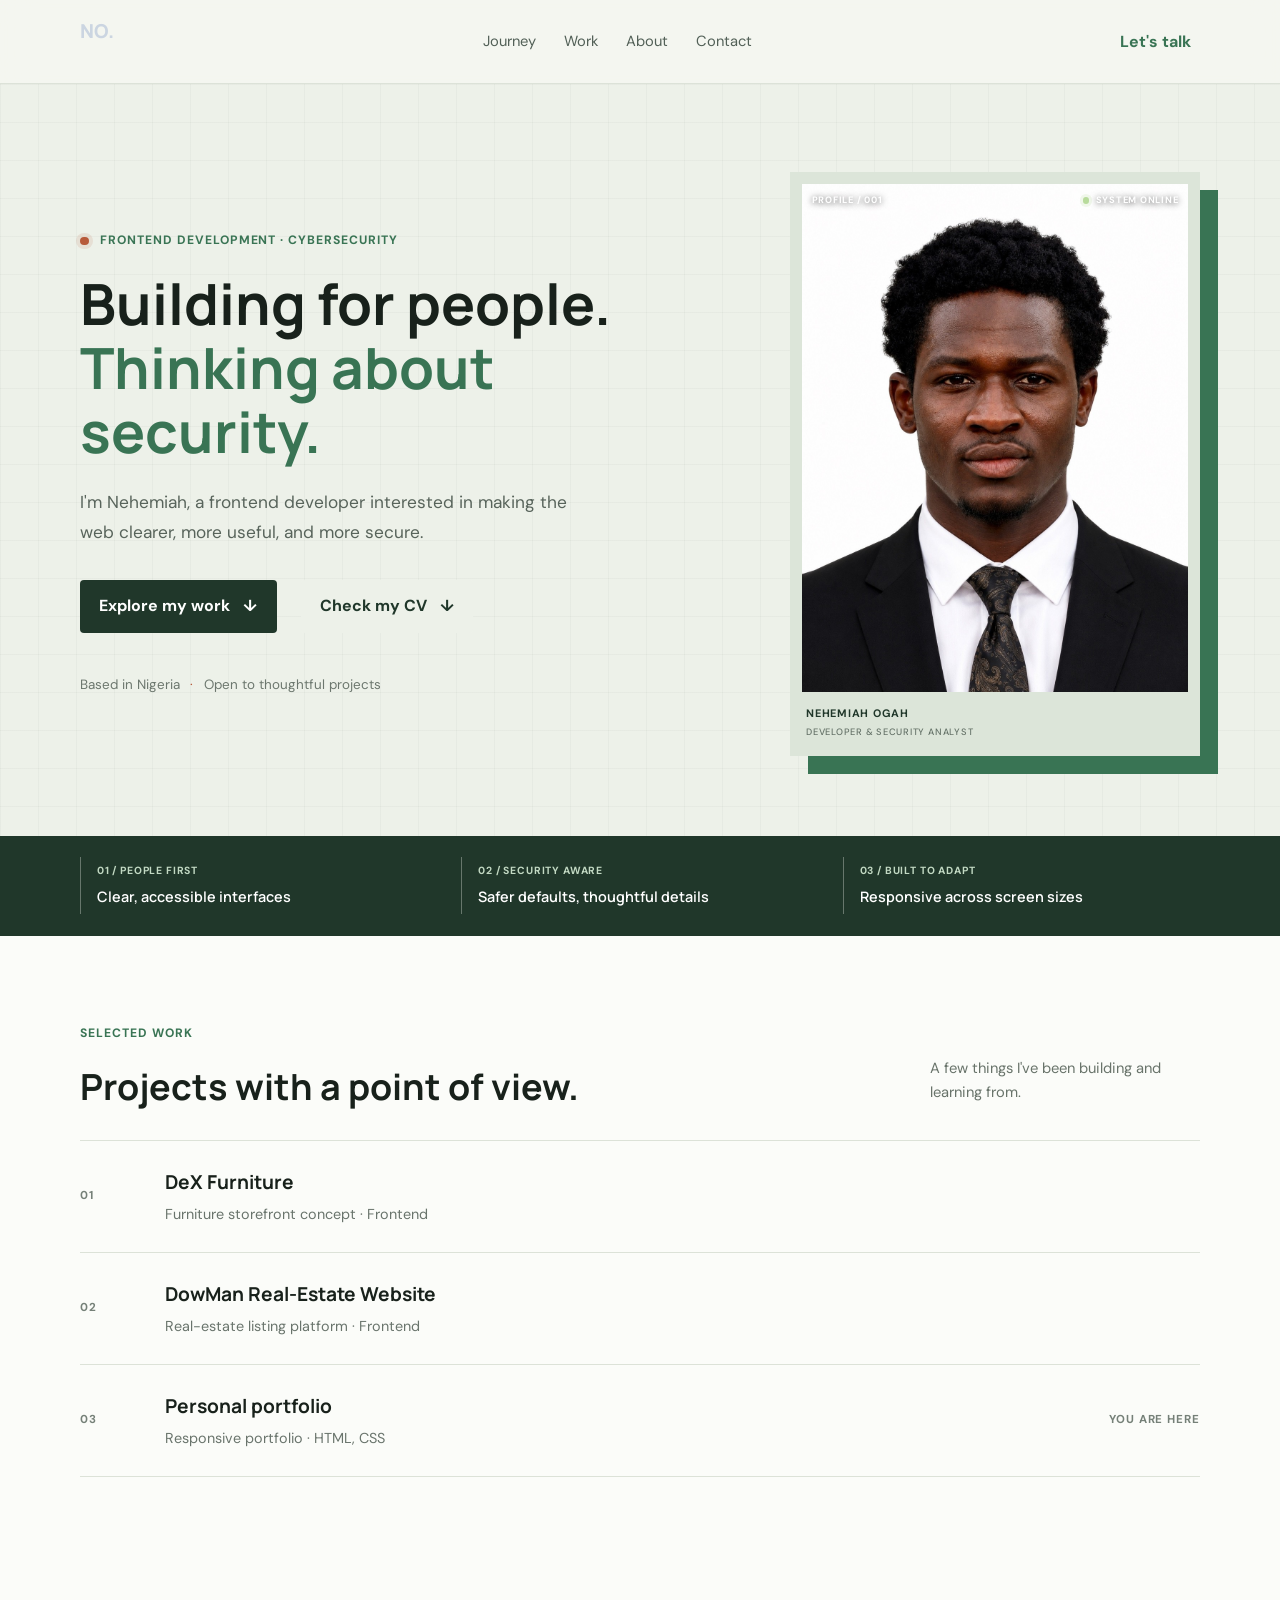
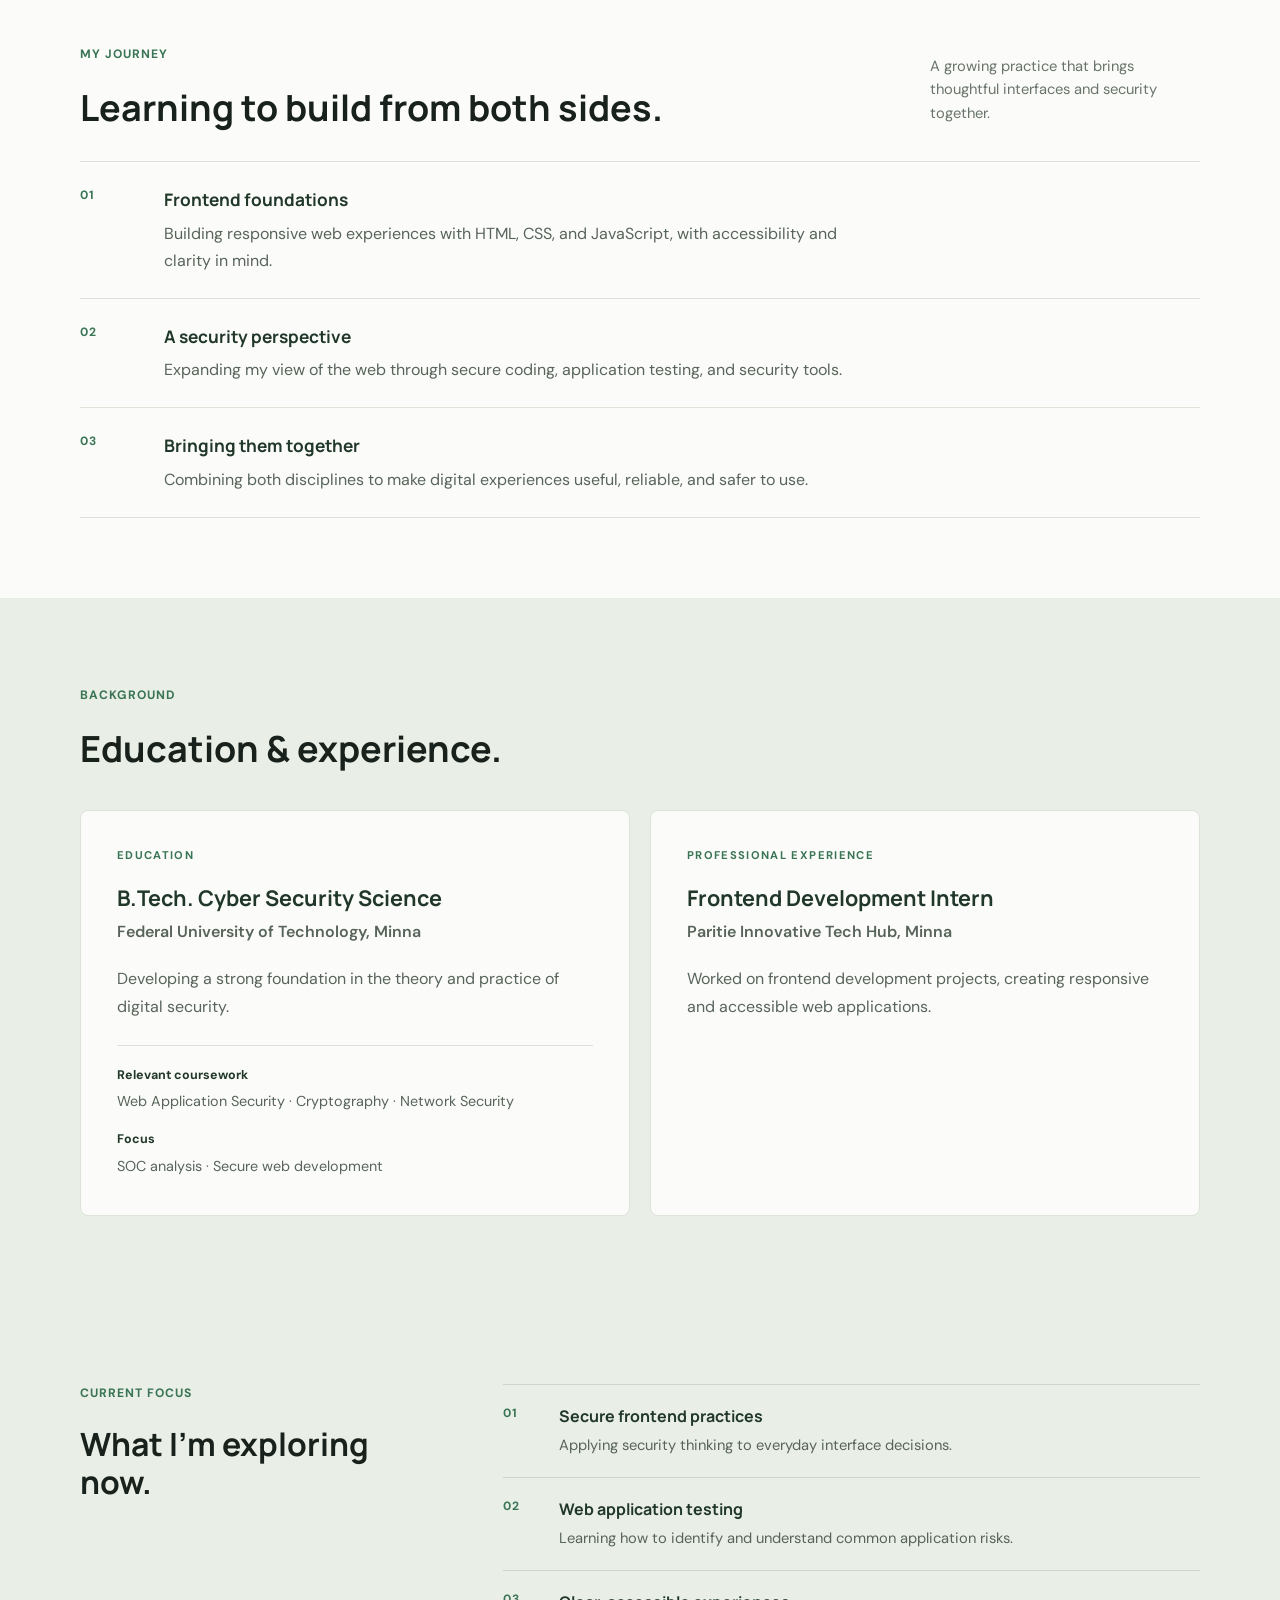
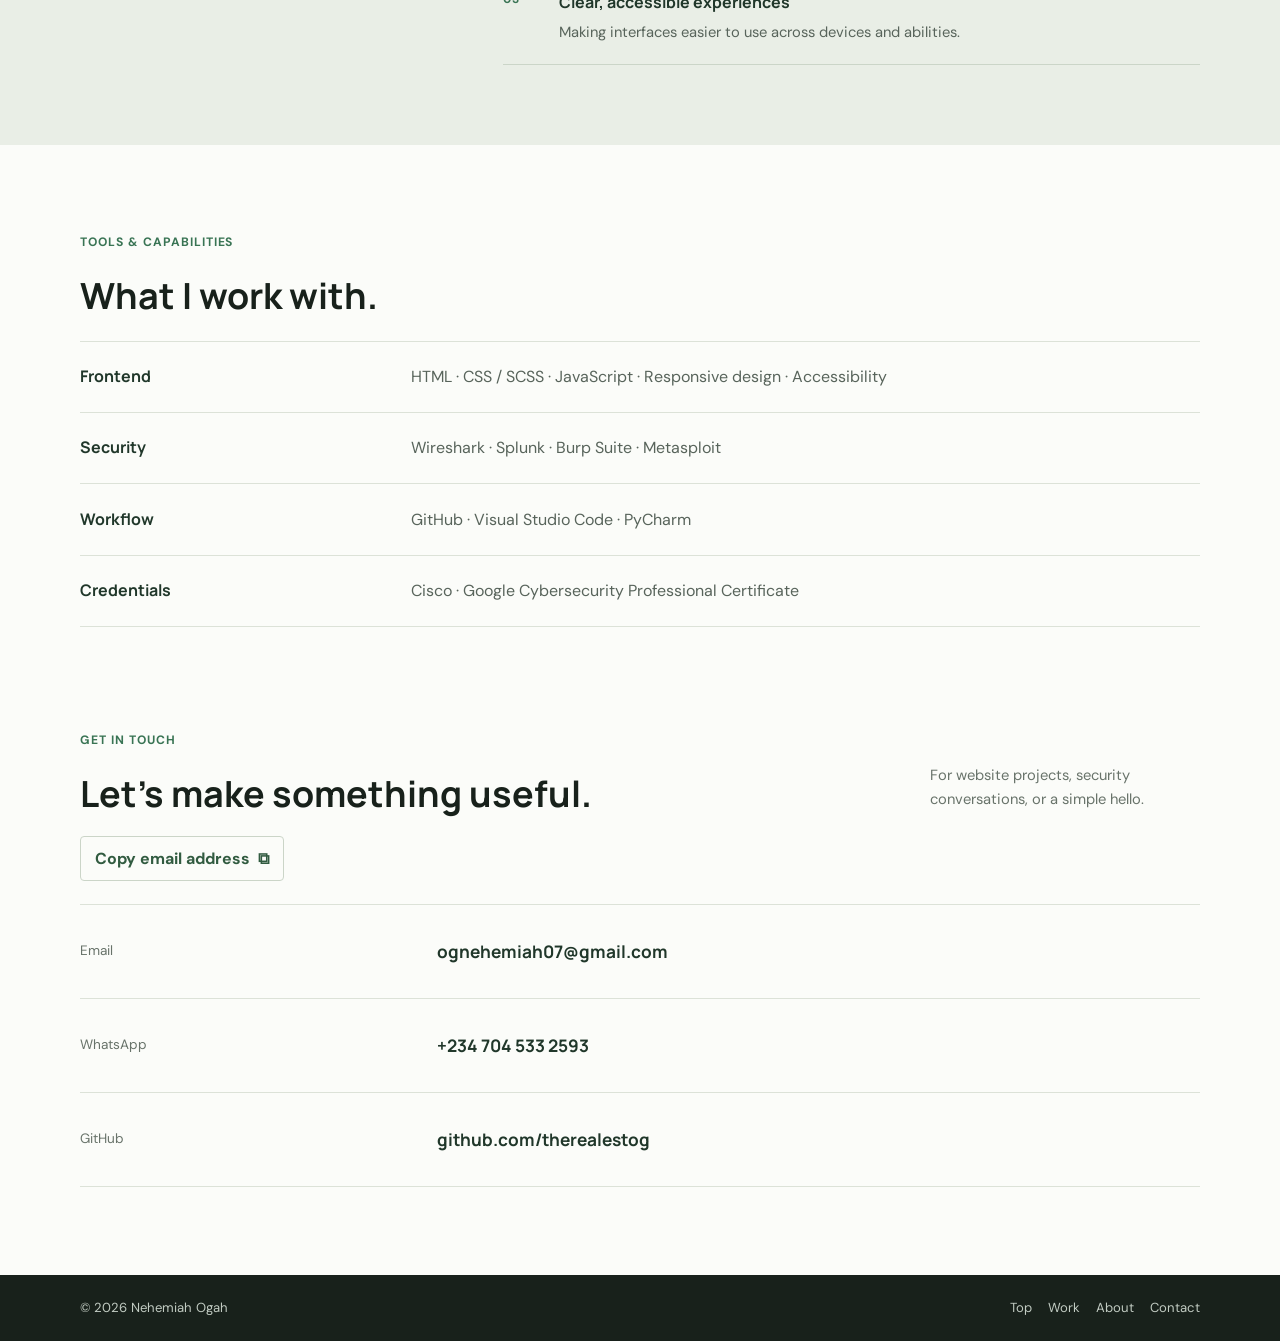
<file: index.html>
<!DOCTYPE html>
<html lang="en">
<head>
  <meta charset="UTF-8" />
  <meta name="viewport" content="width=device-width, initial-scale=1.0" />
  <meta name="theme-color" content="#f4f6f0" />
  <meta name="description" content="Nehemiah Ogah is a frontend developer with a focus on secure, thoughtful digital experiences." />
  <title>Nehemiah Ogah | Frontend Developer</title>
  <link rel="preconnect" href="https://fonts.googleapis.com" />
  <link rel="preconnect" href="https://fonts.gstatic.com" crossorigin />
  <link href="https://fonts.googleapis.com/css2?family=DM+Sans:wght@400;500;600;700&family=Manrope:wght@400;500;600;700;800&display=swap" rel="stylesheet" />
  <link rel="stylesheet" href="style.css" />
</head>
<body>
  <header class="site-header">
    <div class="topbar container">
      <a class="brand" href="#home" aria-label="Nehemiah Ogah, home"><p>NO.</p></a>
      <nav class="main-nav" aria-label="Main navigation">
        <a href="#journey">Journey</a>
        <a href="#work">Work</a>
        <a href="#about">About</a>
        <a href="#contact">Contact</a>
      </nav>
      <a class="header-cta" href="#contact">Let's talk <span aria-hidden="true"></span></a>
    </div>
  </header>

  <main>
    <section class="intro-section" id="home">
      <div class="container intro-grid">
        <div class="intro-copy">
          <p class="section-kicker"><span class="status-dot"></span> Frontend development · Cybersecurity</p>
          <h1>Building for people.<br /><span>Thinking about security.</span></h1>
          <p class="intro-summary">I'm Nehemiah, a frontend developer interested in making the web clearer, more useful, and more secure.</p>
          <div class="intro-actions">
            <a class="button button-dark" href="#work">Explore my work <span aria-hidden="true">↓</span></a>
            <a href="Ogah_Nehemiah_CV.pdf" target="_blank" class="button button-light">Check my CV <span aria-hidden="true">↓</span></a>
          </div>
          <p class="intro-location">Based in Nigeria <span aria-hidden="true">·</span> Open to thoughtful projects</p>
        </div>
        <figure class="portrait-frame">
          <img src="mainimage.jpg" alt="Portrait of Nehemiah Ogah" class="portrait-image" />
          <div class="portrait-readout" aria-hidden="true"><span>PROFILE / 001</span><span><i></i> SYSTEM ONLINE</span></div>
          <figcaption><span>NEHEMIAH OGAH</span><span>DEVELOPER &amp; SECURITY ANALYST</span></figcaption>
        </figure>
      </div>
    </section>

    <section class="principles-band" aria-label="Build principles">
      <div class="container principles-grid">
        <div class="principle-item"><span>01 / PEOPLE FIRST</span><strong>Clear, accessible interfaces</strong></div>
        <div class="principle-item"><span>02 / SECURITY AWARE</span><strong>Safer defaults, thoughtful details</strong></div>
        <div class="principle-item"><span>03 / BUILT TO ADAPT</span><strong>Responsive across screen sizes</strong></div>
      </div>
    </section>

    <section class="work-section" id="work">
      <div class="container">
        <div class="section-heading">
          <div>
            <p class="section-kicker">Selected work</p>
            <h2>Projects with a point of view.</h2>
          </div>
          <p class="section-aside">A few things I've been building and learning from.</p>
        </div>
        <div class="work-list">
          <a class="work-item" href="https://therealestog.github.io/dex-luxury-furniture/">
            <span class="work-number">01</span>
            <span class="work-description"><strong>DeX Furniture</strong><span>Furniture storefront concept · Frontend</span></span>
            <span class="work-arrow" aria-label="Open DeX Furniture project"></span>
          </a>
        </div>
          <a class="work-item" href="https://therealestog.github.io/DowMan-Properties/">
            <span class="work-number">02</span>
            <span class="work-description"><strong>DowMan Real-Estate Website</strong><span>Real-estate listing platform · Frontend</span></span>
            <span class="work-arrow" aria-label="Open DowMan Real-Estate Website project"></span>
          </a>
          <div class="work-item work-item-static">
            <span class="work-number">03</span>
            <span class="work-description"><strong>Personal portfolio</strong><span>Responsive portfolio · HTML, CSS</span></span>
            <span class="work-note">YOU ARE HERE</span>
          </div>
        </div>
      </div>
    </section>

    <section class="journey-section" id="journey" aria-labelledby="journey-title">
      <div class="container">
        <div class="section-heading">
          <div><p class="section-kicker">My Journey</p><h2 id="journey-title">Learning to build from both sides.</h2></div>
          <p class="section-aside">A growing practice that brings thoughtful interfaces and security together.</p>
        </div>
        <div class="journey-list">
          <article class="journey-step"><span class="journey-number">01</span><div><h3>Frontend foundations</h3><p>Building responsive web experiences with HTML, CSS, and JavaScript, with accessibility and clarity in mind.</p></div></article>
          <article class="journey-step"><span class="journey-number">02</span><div><h3>A security perspective</h3><p>Expanding my view of the web through secure coding, application testing, and security tools.</p></div></article>
          <article class="journey-step"><span class="journey-number">03</span><div><h3>Bringing them together</h3><p>Combining both disciplines to make digital experiences useful, reliable, and safer to use.</p></div></article>
        </div>
      </div>
    </section>

    <section class="background-section" id="about" aria-labelledby="background-title">
      <div class="container">
        <div class="section-heading background-heading">
          <div>
            <p class="section-kicker">Background</p>
            <h2 id="background-title">Education &amp; experience.</h2>
          </div>
        </div>
        <div class="background-grid">
          <article class="background-card">
            <p class="background-label">Education</p>
            <h3>B.Tech. Cyber Security Science</h3>
            <p class="background-organization">Federal University of Technology, Minna</p>
            <p class="background-summary">Developing a strong foundation in the theory and practice of digital security.</p>
            <div class="background-details">
              <div>
                <h4>Relevant coursework</h4>
                <p>Web Application Security · Cryptography · Network Security</p>
              </div>
              <div>
                <h4>Focus</h4>
                <p>SOC analysis · Secure web development</p>
              </div>
            </div>
          </article>
          <article class="background-card">
            <p class="background-label">Professional experience</p>
            <h3>Frontend Development Intern</h3>
            <p class="background-organization">Paritie Innovative Tech Hub, Minna</p>
            <p class="background-summary">Worked on frontend development projects, creating responsive and accessible web applications.</p>
          </article>
        </div>
      </div>
    </section>
<!-- 
    <section class="approach-section" id="about">
      <div class="container approach-grid">
        <p class="section-kicker">A little about me</p>
        <div>
          <h2>Development and security belong in the same conversation.</h2>
          <p>I'm passionate about building modern, responsive web applications. I combine frontend development with cybersecurity principles to create digital experiences that put usability, data protection, and reliability first.</p>
          <p>I'm continually learning about secure coding, web technologies, and security best practices. I value clear visual systems, thoughtful interactions, and work that performs well across devices.</p>
        </div>
      </div>
    </section> -->

    <section class="focus-section" aria-labelledby="focus-title">
      <div class="container focus-layout">
        <div><p class="section-kicker">Current Focus</p><h2 id="focus-title">What I'm exploring now.</h2></div>
        <div class="focus-list">
          <div class="focus-item"><span>01</span><p><strong>Secure frontend practices</strong><span>Applying security thinking to everyday interface decisions.</span></p></div>
          <div class="focus-item"><span>02</span><p><strong>Web application testing</strong><span>Learning how to identify and understand common application risks.</span></p></div>
          <div class="focus-item"><span>03</span><p><strong>Clear, accessible experiences</strong><span>Making interfaces easier to use across devices and abilities.</span></p></div>
        </div>
      </div>
    </section>

    <section class="capabilities-section" aria-labelledby="capabilities-title">
      <div class="container">
        <div class="section-heading">
          <div><p class="section-kicker">Tools &amp; capabilities</p><h2 id="capabilities-title">What I work with.</h2></div>
        </div>
        <div class="capability-list">
          <div class="capability-row"><h3>Frontend</h3><p>HTML · CSS / SCSS · JavaScript · Responsive design · Accessibility</p></div>
          <div class="capability-row"><h3>Security</h3><p>Wireshark · Splunk · Burp Suite · Metasploit</p></div>
          <div class="capability-row"><h3>Workflow</h3><p>GitHub · Visual Studio Code · PyCharm</p></div>
          <div class="capability-row"><h3>Credentials</h3><p>Cisco · Google Cybersecurity Professional Certificate </p></div>
        </div>
      </div>
    </section>

    <section class="contact-options" id="contact">
      <div class="container">
        <div class="section-heading">
          <div><p class="section-kicker">Get in touch</p><h2>Let's make something useful.</h2></div>
          <p class="section-aside">For website projects, security conversations, or a simple hello.</p>
        </div>
        <div class="copy-email-wrap"><button class="copy-email" type="button" data-copy-email="ognehemiah07@gmail.com">Copy email address <span aria-hidden="true">⧉</span></button><span class="copy-email-status" aria-live="polite"></span></div>
        <div class="contact-options-inner">
          <a class="contact-option" href="mailto:ognehemiah07@gmail.com"><span class="contact-option-label">Email</span><strong>ognehemiah07@gmail.com</strong><span class="contact-option-arrow" aria-hidden="true"></span></a>
          <a class="contact-option" href="https://wa.me/2347045332593" target="_blank" rel="noopener noreferrer"><span class="contact-option-label">WhatsApp</span><strong>+234 704 533 2593</strong><span class="contact-option-arrow" aria-hidden="true"></span></a>
          <a class="contact-option" href="https://github.com/therealestog" target="_blank" rel="noopener noreferrer"><span class="contact-option-label">GitHub</span><strong>github.com/therealestog</strong><span class="contact-option-arrow" aria-hidden="true"></span></a>
        </div>
      </div>
    </section>
  </main>

  <footer class="site-footer">
    <div class="container footer-grid">
      <p>© 2026 Nehemiah Ogah</p>
      <div class="footer-links"><a href="#home">Top</a><a href="#work">Work</a><a href="#about">About</a><a href="#contact">Contact</a></div>
    </div>
  </footer>
  <script src="app.js" defer></script>
</body>
</html>
</file>
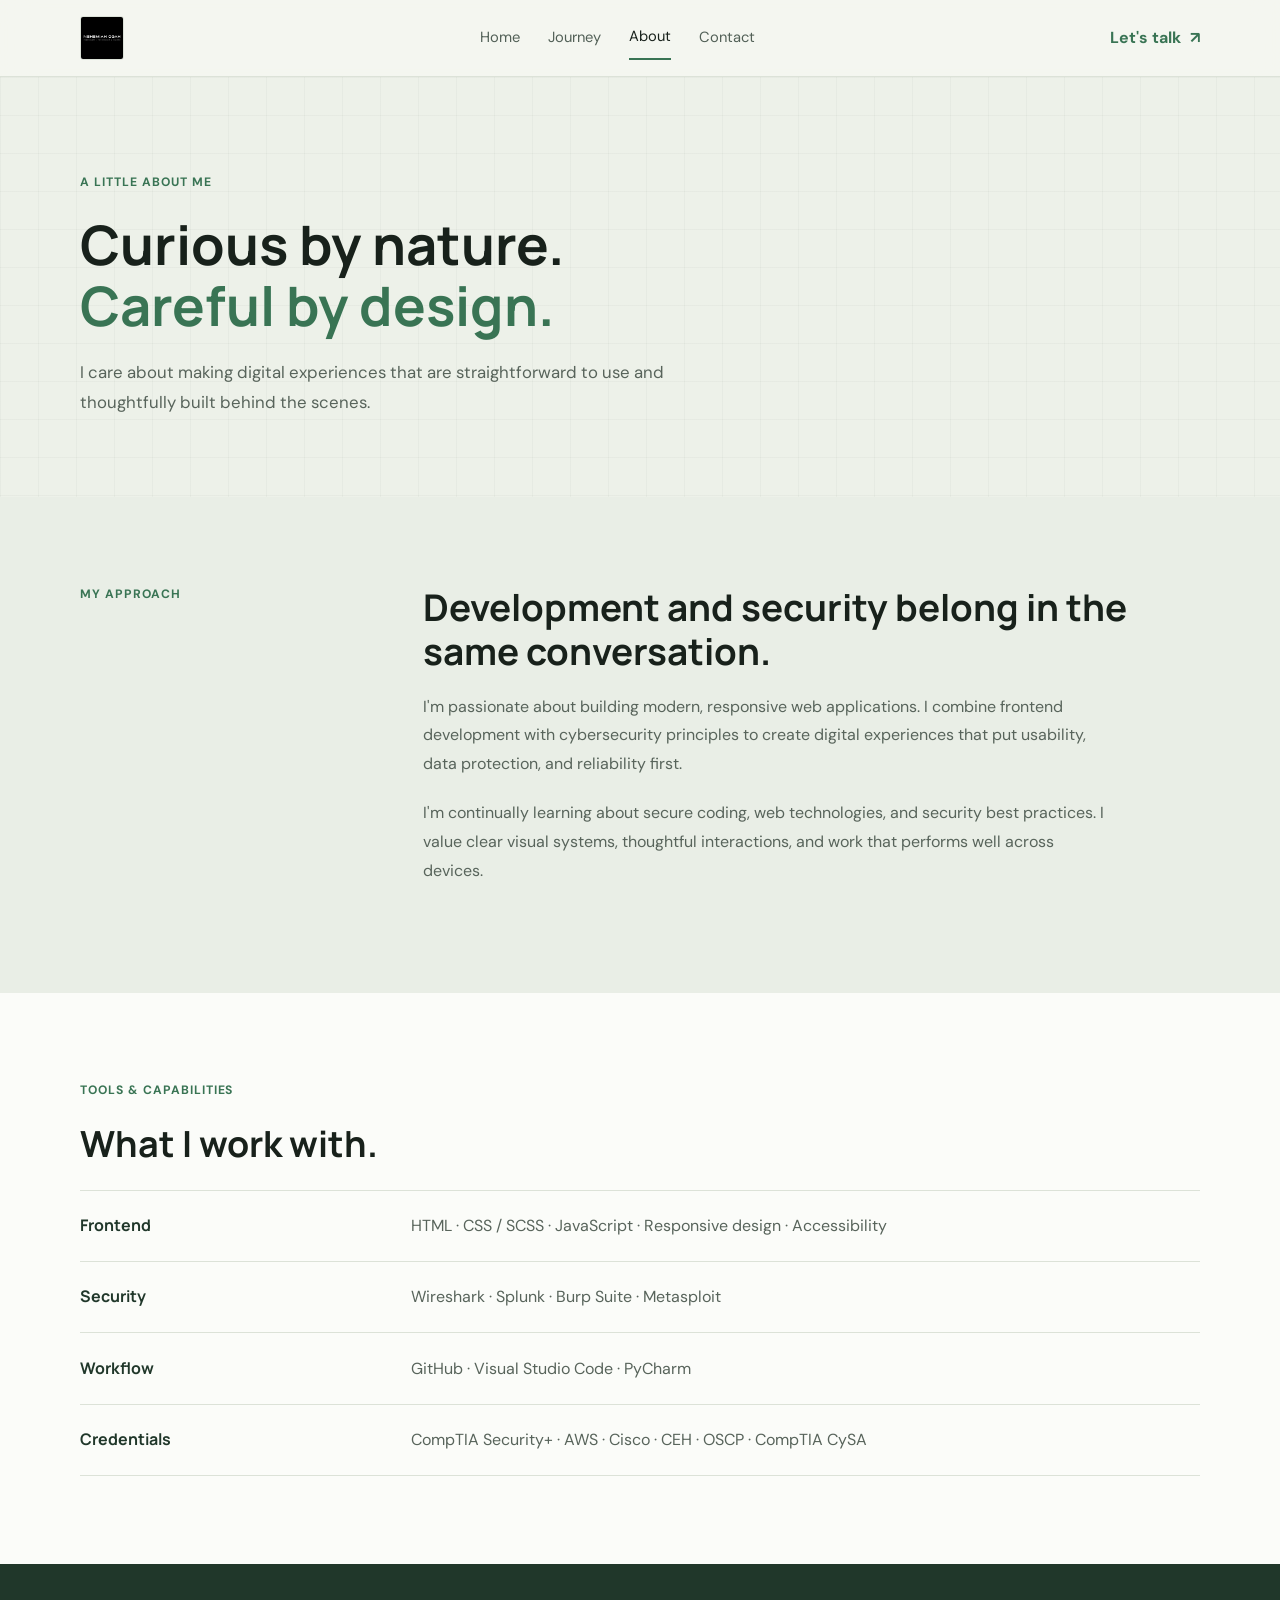
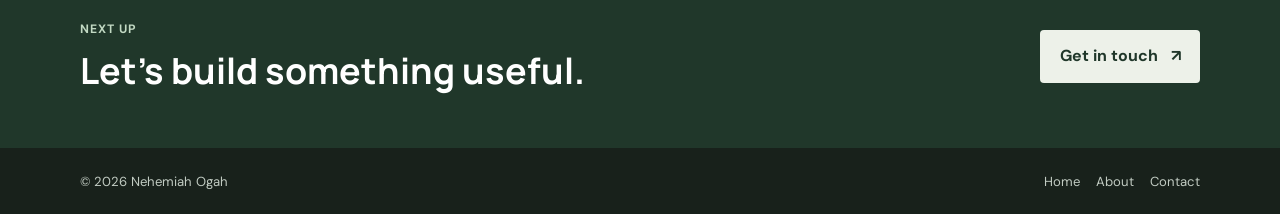
<file: pages/about.html>
<!DOCTYPE html>
<html lang="en">
<head>
  <meta charset="UTF-8" />
  <meta name="viewport" content="width=device-width, initial-scale=1.0" />
  <meta name="theme-color" content="#f4f6f0" />
  <title>About | Nehemiah Ogah</title>
  <link rel="preconnect" href="https://fonts.googleapis.com" />
  <link rel="preconnect" href="https://fonts.gstatic.com" crossorigin />
  <link href="https://fonts.googleapis.com/css2?family=DM+Sans:wght@400;500;600;700&family=Manrope:wght@400;500;600;700;800&display=swap" rel="stylesheet" />
  <link rel="stylesheet" href="../style.css" />
</head>
<body>
  <header class="site-header"><div class="topbar container">
    <a class="brand" href="home.html" aria-label="Nehemiah Ogah, home"><img src="../logo.jpg" alt="" /></a>
    <nav class="main-nav" aria-label="Main navigation"><a href="home.html">Home</a><a href="home.html#journey">Journey</a><a href="about.html" aria-current="page">About</a><a href="contact.html">Contact</a></nav>
    <a class="header-cta" href="contact.html">Let's talk <span aria-hidden="true">↗</span></a>
  </div></header>
  <main>
    <section class="page-intro"><div class="container">
      <p class="section-kicker">A little about me</p>
      <h1>Curious by nature.<br /><span>Careful by design.</span></h1>
      <p class="page-lede">I care about making digital experiences that are straightforward to use and thoughtfully built behind the scenes.</p>
    </div></section>
    <section class="about-story"><div class="container approach-grid">
      <p class="section-kicker">My approach</p>
      <div><h2>Development and security belong in the same conversation.</h2>
        <p>I'm passionate about building modern, responsive web applications. I combine frontend development with cybersecurity principles to create digital experiences that put usability, data protection, and reliability first.</p>
        <p>I'm continually learning about secure coding, web technologies, and security best practices. I value clear visual systems, thoughtful interactions, and work that performs well across devices.</p>
      </div>      
    </div></section>
    <section class="capabilities-section"><div class="container">
      <div class="section-heading"><div><p class="section-kicker">Tools &amp; capabilities</p><h2>What I work with.</h2></div></div>
      <div class="capability-list">
        <div class="capability-row"><h3>Frontend</h3><p>HTML · CSS / SCSS · JavaScript · Responsive design · Accessibility</p></div>
        <div class="capability-row"><h3>Security</h3><p>Wireshark · Splunk · Burp Suite · Metasploit</p></div>
        <div class="capability-row"><h3>Workflow</h3><p>GitHub · Visual Studio Code · PyCharm</p></div>
        <div class="capability-row"><h3>Credentials</h3><p>CompTIA Security+ · AWS · Cisco · CEH · OSCP · CompTIA CySA</p></div>
      </div>
    </div></section>
    <section class="contact-band"><div class="container contact-band-inner">
      <div><p class="section-kicker">Next up</p><h2>Let's build something useful.</h2></div>
      <a class="button button-light" href="contact.html">Get in touch <span aria-hidden="true">↗</span></a>
    </div></section>
  </main>
  <footer class="site-footer"><div class="container footer-grid">
    <p>© 2026 Nehemiah Ogah</p><div class="footer-links"><a href="home.html">Home</a><a href="about.html">About</a><a href="contact.html">Contact</a></div>
  </div></footer>
</body>
</html>
</file>
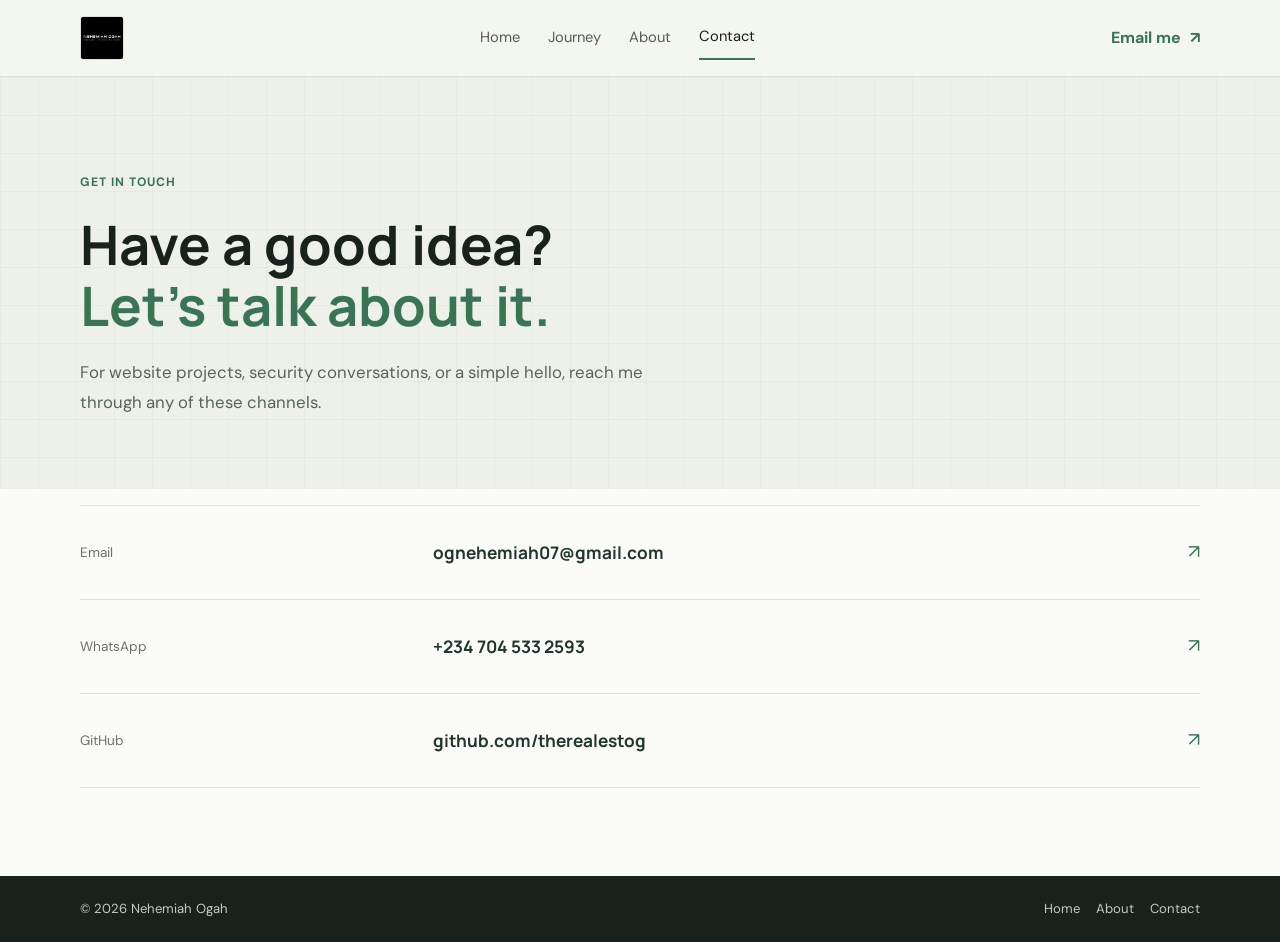
<file: pages/contact.html>
<!DOCTYPE html>
<html lang="en">
<head>
  <meta charset="UTF-8" />
  <meta name="viewport" content="width=device-width, initial-scale=1.0" />
  <meta name="theme-color" content="#f4f6f0" />
  <title>Contact | Nehemiah Ogah</title>
  <link rel="preconnect" href="https://fonts.googleapis.com" />
  <link rel="preconnect" href="https://fonts.gstatic.com" crossorigin />
  <link href="https://fonts.googleapis.com/css2?family=DM+Sans:wght@400;500;600;700&family=Manrope:wght@400;500;600;700;800&display=swap" rel="stylesheet" />
  <link rel="stylesheet" href="../style.css" />
</head>
<body>
  <header class="site-header"><div class="topbar container">
    <a class="brand" href="home.html" aria-label="Nehemiah Ogah, home"><img src="../logo.jpg" alt="" /></a>
    <nav class="main-nav" aria-label="Main navigation"><a href="home.html">Home</a><a href="home.html#journey">Journey</a><a href="about.html">About</a><a href="contact.html" aria-current="page">Contact</a></nav>
    <a class="header-cta" href="mailto:ognehemiah07@gmail.com">Email me <span aria-hidden="true">↗</span></a>
  </div></header>
  <main>
    <section class="page-intro contact-intro"><div class="container">
      <p class="section-kicker">Get in touch</p>
      <h1>Have a good idea?<br /><span>Let's talk about it.</span></h1>
      <p class="page-lede">For website projects, security conversations, or a simple hello, reach me through any of these channels.</p>
    </div></section>
    <section class="contact-options"><div class="container contact-options-inner">
      <a class="contact-option" href="mailto:ognehemiah07@gmail.com"><span class="contact-option-label">Email</span><strong>ognehemiah07@gmail.com</strong><span class="contact-option-arrow" aria-hidden="true">↗</span></a>
      <a class="contact-option" href="https://wa.me/2347045332593"><span class="contact-option-label">WhatsApp</span><strong>+234 704 533 2593</strong><span class="contact-option-arrow" aria-hidden="true">↗</span></a>
      <a class="contact-option" href="https://github.com/therealestog" target="_blank" rel="noopener noreferrer"><span class="contact-option-label">GitHub</span><strong>github.com/therealestog</strong><span class="contact-option-arrow" aria-hidden="true">↗</span></a>
    </div></section>
  </main>
  <footer class="site-footer"><div class="container footer-grid">
    <p>© 2026 Nehemiah Ogah</p><div class="footer-links"><a href="home.html">Home</a><a href="about.html">About</a><a href="contact.html">Contact</a></div>
  </div></footer>
</body>
</html>
</file>
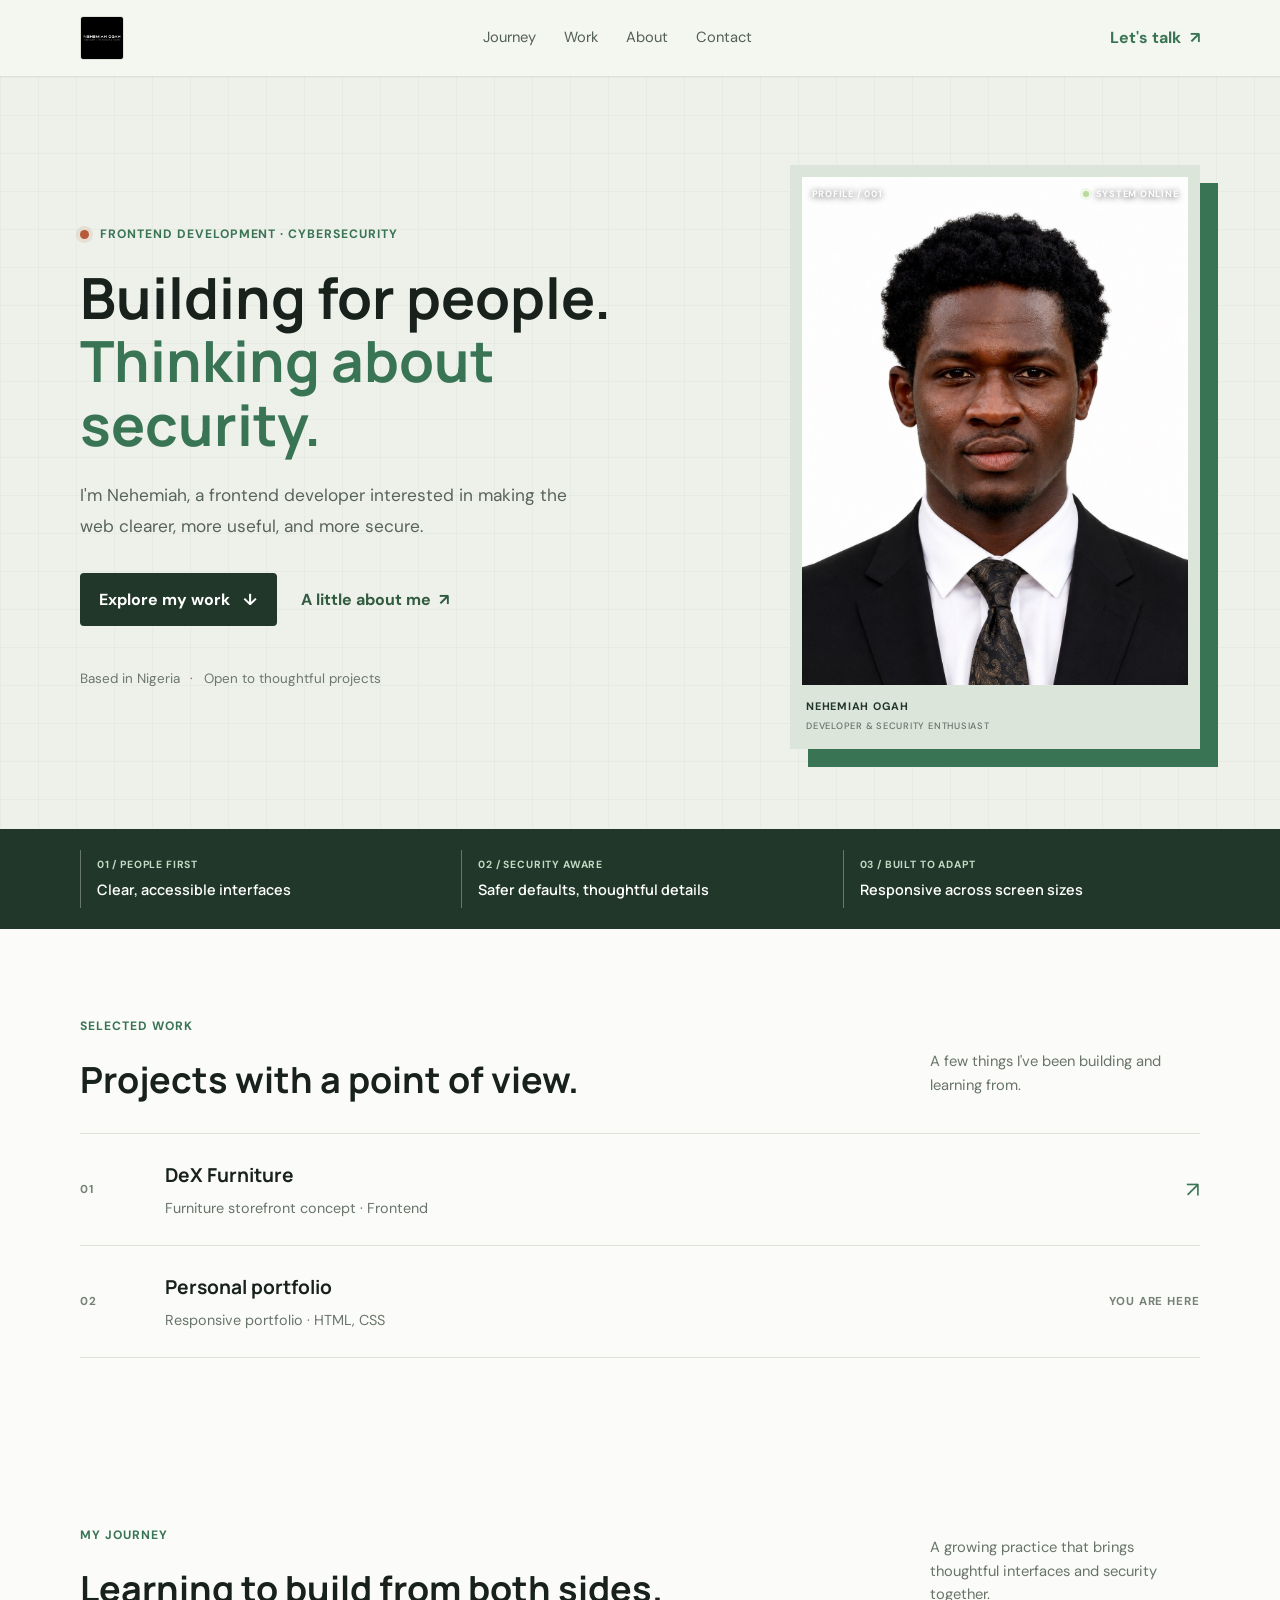
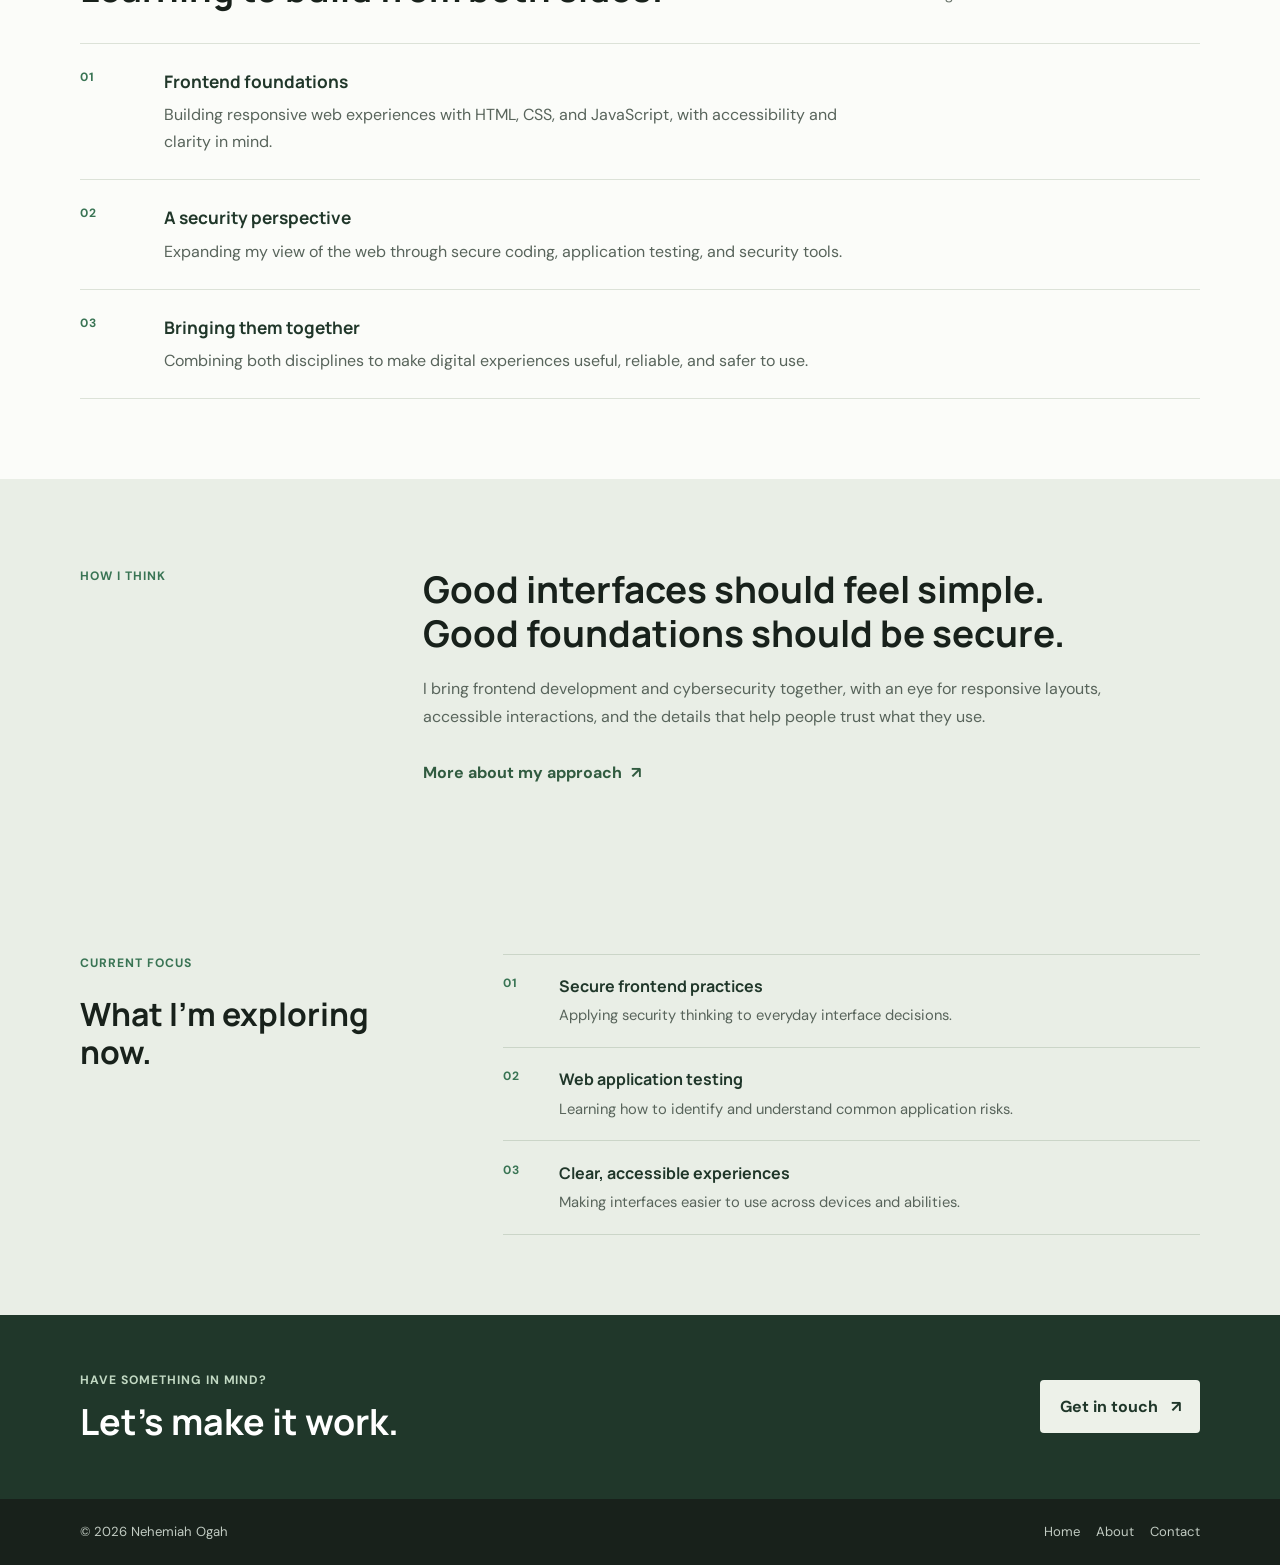
<file: pages/home.html>
<!DOCTYPE html>
<html lang="en">
<head>
  <meta charset="UTF-8" />
  <meta name="viewport" content="width=device-width, initial-scale=1.0" />
  <meta name="theme-color" content="#f4f6f0" />
  <meta name="description" content="Nehemiah Ogah is a frontend developer with a focus on secure, thoughtful digital experiences." />
  <title>Nehemiah Ogah | Frontend Developer</title>
  <link rel="preconnect" href="https://fonts.googleapis.com" />
  <link rel="preconnect" href="https://fonts.gstatic.com" crossorigin />
  <link href="https://fonts.googleapis.com/css2?family=DM+Sans:wght@400;500;600;700&family=Manrope:wght@400;500;600;700;800&display=swap" rel="stylesheet" />
  <link rel="stylesheet" href="../style.css" />
</head>
<body>
  <header class="site-header">
    <div class="topbar container">
      <a class="brand" href="home.html" aria-label="Nehemiah Ogah, home"><img src="../logo.jpg" alt="" /></a>
      <nav class="main-nav" aria-label="Main navigation">
        <a href="#journey">Journey</a>
        <a href="#work">Work</a>
        <a href="about.html">About</a>
        <a href="contact.html">Contact</a>
      </nav>
      <a class="header-cta" href="contact.html">Let's talk <span aria-hidden="true">↗</span></a>
    </div>
  </header>

  <main>
    <section class="intro-section" id="home">
      <div class="container intro-grid">
        <div class="intro-copy">
          <p class="section-kicker"><span class="status-dot"></span> Frontend development · Cybersecurity</p>
          <h1>Building for people.<br /><span>Thinking about security.</span></h1>
          <p class="intro-summary">I'm Nehemiah, a frontend developer interested in making the web clearer, more useful, and more secure.</p>
          <div class="intro-actions">
            <a class="button button-dark" href="#work">Explore my work <span aria-hidden="true">↓</span></a>
            <a class="text-link" href="about.html">A little about me <span aria-hidden="true">↗</span></a>
          </div>
          <p class="intro-location">Based in Nigeria <span aria-hidden="true">·</span> Open to thoughtful projects</p>
        </div>
        <figure class="portrait-frame">
          <img src="../mainimage.jpg" alt="Portrait of Nehemiah Ogah" class="portrait-image" />
          <div class="portrait-readout" aria-hidden="true"><span>PROFILE / 001</span><span><i></i> SYSTEM ONLINE</span></div>
          <figcaption><span>NEHEMIAH OGAH</span><span>DEVELOPER &amp; SECURITY ENTHUSIAST</span></figcaption>
        </figure>
      </div>
    </section>

    <section class="principles-band" aria-label="Build principles">
      <div class="container principles-grid">
        <div class="principle-item"><span>01 / PEOPLE FIRST</span><strong>Clear, accessible interfaces</strong></div>
        <div class="principle-item"><span>02 / SECURITY AWARE</span><strong>Safer defaults, thoughtful details</strong></div>
        <div class="principle-item"><span>03 / BUILT TO ADAPT</span><strong>Responsive across screen sizes</strong></div>
      </div>
    </section>

    <section class="work-section" id="work">
      <div class="container">
        <div class="section-heading">
          <div>
            <p class="section-kicker">Selected work</p>
            <h2>Projects with a point of view.</h2>
          </div>
          <p class="section-aside">A few things I've been building and learning from.</p>
        </div>
        <div class="work-list">
          <a class="work-item" href="dex-furniture.html">
            <span class="work-number">01</span>
            <span class="work-description"><strong>DeX Furniture</strong><span>Furniture storefront concept · Frontend</span></span>
            <span class="work-arrow" aria-label="Open DeX Furniture project">↗</span>
          </a>
          <div class="work-item work-item-static">
            <span class="work-number">02</span>
            <span class="work-description"><strong>Personal portfolio</strong><span>Responsive portfolio · HTML, CSS</span></span>
            <span class="work-note">YOU ARE HERE</span>
          </div>
        </div>
      </div>
    </section>

    <section class="journey-section" id="journey" aria-labelledby="journey-title">
      <div class="container">
        <div class="section-heading">
          <div><p class="section-kicker">My Journey</p><h2 id="journey-title">Learning to build from both sides.</h2></div>
          <p class="section-aside">A growing practice that brings thoughtful interfaces and security together.</p>
        </div>
        <div class="journey-list">
          <article class="journey-step"><span class="journey-number">01</span><div><h3>Frontend foundations</h3><p>Building responsive web experiences with HTML, CSS, and JavaScript, with accessibility and clarity in mind.</p></div></article>
          <article class="journey-step"><span class="journey-number">02</span><div><h3>A security perspective</h3><p>Expanding my view of the web through secure coding, application testing, and security tools.</p></div></article>
          <article class="journey-step"><span class="journey-number">03</span><div><h3>Bringing them together</h3><p>Combining both disciplines to make digital experiences useful, reliable, and safer to use.</p></div></article>
        </div>
      </div>
    </section>

    <section class="approach-section">
      <div class="container approach-grid">
        <p class="section-kicker">How I think</p>
        <div>
          <h2>Good interfaces should feel simple. Good foundations should be secure.</h2>
          <p>I bring frontend development and cybersecurity together, with an eye for responsive layouts, accessible interactions, and the details that help people trust what they use.</p>
          <a class="text-link" href="about.html">More about my approach <span aria-hidden="true">↗</span></a>
        </div>
      </div>
    </section>

    <section class="focus-section" aria-labelledby="focus-title">
      <div class="container focus-layout">
        <div><p class="section-kicker">Current Focus</p><h2 id="focus-title">What I'm exploring now.</h2></div>
        <div class="focus-list">
          <div class="focus-item"><span>01</span><p><strong>Secure frontend practices</strong><span>Applying security thinking to everyday interface decisions.</span></p></div>
          <div class="focus-item"><span>02</span><p><strong>Web application testing</strong><span>Learning how to identify and understand common application risks.</span></p></div>
          <div class="focus-item"><span>03</span><p><strong>Clear, accessible experiences</strong><span>Making interfaces easier to use across devices and abilities.</span></p></div>
        </div>
      </div>
    </section>

    <section class="contact-band">
      <div class="container contact-band-inner">
        <div><p class="section-kicker">Have something in mind?</p><h2>Let's make it work.</h2></div>
        <a class="button button-light" href="contact.html">Get in touch <span aria-hidden="true">↗</span></a>
      </div>
    </section>
  </main>

  <footer class="site-footer">
    <div class="container footer-grid">
      <p>© 2026 Nehemiah Ogah</p>
      <div class="footer-links"><a href="home.html">Home</a><a href="about.html">About</a><a href="contact.html">Contact</a></div>
    </div>
  </footer>
  <script src="../app.js" defer></script>
</body>
</html>
</file>
<file: style.css>
:root {
  color-scheme: light;
  font-family: "DM Sans", sans-serif;
  color: #18211b;
  background: #f4f6f0;
  font-size: 16px;
  line-height: 1.6;
}

* {
  box-sizing: border-box;
}

html {
  scroll-behavior: smooth;
}

body {
  margin: 0;
  background: #f4f6f0;
  color: #18211b;
}

img {
  max-width: 100%;
  display: block;
}

button,
input,
textarea {
  font: inherit;
}

.container {
  width: min(1120px, calc(100% - 2rem));
  margin: 0 auto;
}

.section {
  padding: 5rem 0;
}

.section-label {
  color: #7dd3fc;
  font-weight: 700;
  text-transform: uppercase;
  letter-spacing: 0.2em;
  margin-bottom: 1rem;
}

h1,
h2,
h3 {
  margin: 0;
  color: #f8fafc;
}

p {
  margin: 0 0 1.25rem;
  color: #cbd5e1;
}

a {
  color: inherit;
  text-decoration: none;
}

.site-header {
  position: sticky;
  top: 0;
  z-index: 50;
  background: rgba(3, 7, 18, 0.88);
  backdrop-filter: blur(14px);
  border-bottom: 1px solid rgba(148, 163, 184, 0.12);
}

.topbar {
  display: flex;
  align-items: center;
  justify-content: space-between;
  gap: 1rem;
  padding: 1rem 0;
}

.brand {
  font-weight: 800;
  letter-spacing: -0.04em;
}

.main-nav {
  display: flex;
  align-items: center;
  gap: 1.75rem;
}

.main-nav a {
  color: #dbeafe;
  transition: color 0.2s ease;
}

.main-nav a:hover,
.main-nav a:focus-visible {
  border-bottom: 3px solid;
  color: #7dd3fc;
}

.menu-toggle {
  display: none;
  border: none;
  background: transparent;
  padding: 0.5rem;
  cursor: pointer;
}

.menu-toggle span {
  display: block;
  width: 24px;
  height: 3px;
  margin: 5px 0;
  border-radius: 999px;
  background: #e2e8f0;
}

.hero {
  padding: 6rem 0 4rem;
  background: radial-gradient(circle at top left, rgba(59, 130, 246, 0.16), transparent 30%),
    radial-gradient(circle at bottom right, rgba(56, 189, 248, 0.12), transparent 25%),
    linear-gradient(180deg, #020617 0%, #08111f 100%);
}

.hero-grid {
  display: grid;
  grid-template-columns: minmax(0, 1.3fr) minmax(300px, 0.9fr);
  gap: 2rem;
  align-items: center;
}

.eyebrow {
  font-size: 0.85rem;
  letter-spacing: 0.24em;
  text-transform: uppercase;
  margin-bottom: 1rem;
  color: #7dd3fc;
}

.card-image{
  width: 100%;
  height: auto;
  border-radius: 12px;
  object-fit: cover;
}

.hero h1 {
  font-size: clamp(2.5rem, 4vw, 4.25rem);
  line-height: 1.03;
  padding-bottom: 5px;
}

.hero p {
  max-width: 44rem;
}

.hero-actions {
  display: flex;
  flex-wrap: wrap;
  gap: 1rem;
  margin-top: 2rem;
}

.btn {
  display: inline-flex;
  align-items: center;
  justify-content: center;
  border-radius: 999px;
  padding: 0.95rem 1.8rem;
  font-weight: 700;
  transition: transform 0.25s ease, background-color 0.25s ease;
}

.btn:hover {
  transform: translateY(-2px);
}

.btn-primary {
  background: #38bdf8;
  color: #020617;
}

.btn-secondary {
  background: rgba(148, 163, 184, 0.16);
  color: #e2e8f0;
  border: 1px solid rgba(148, 163, 184, 0.32);
}

.hero-card {
  background: rgba(255, 255, 255, 0.03);
  border: 1px solid rgba(148, 163, 184, 0.12);
  border-radius: 1.75rem;
  padding: 2rem;
  backdrop-filter: blur(16px);
}

.hero-card-inner p {
  font-weight: 600;
  margin-bottom: 1.5rem;
}

.hero-card-inner ul {
  list-style: none;
  padding: 0;
  margin: 0;
  display: grid;
  gap: 1rem;
}

.hero-card-inner li {
  display: flex;
  justify-content: space-between;
  gap: 1rem;
  padding: 1rem 1.25rem;
  background: rgba(148, 163, 184, 0.08);
  border-radius: 1rem;
}

.hero-card-inner strong {
  color: #f8fafc;
}

.section-grid {
  display: grid;
  grid-template-columns: 1.2fr 0.8fr;
  gap: 2rem;
  align-items: start;
}

.stat-card {
  background: rgba(148, 163, 184, 0.08);
  border: 1px solid rgba(148, 163, 184, 0.12);
  border-radius: 1.25rem;
  padding: 1.5rem;
  text-align: center;
}

.stat-card strong {
  display: block;
  font-size: 2rem;
  margin-bottom: 0.5rem;
  color: #f8fafc;
}

.projects-grid {
  display: grid;
  grid-template-columns: repeat(3, minmax(0, 1fr));
  gap: 1.5rem;
  margin-top: 2rem;
}

.project-card {
  background: rgba(255, 255, 255, 0.02);
  border: 1px solid rgba(148, 163, 184, 0.12);
  border-radius: 1.5rem;
  overflow: hidden;
  transition: transform 0.25s ease, border-color 0.25s ease;
}

.project-card:hover {
  transform: translateY(-6px);
  border-color: rgba(59, 130, 246, 0.28);
}

.project-card-image {
  min-height: 180px;
  background: linear-gradient(135deg, rgba(59, 130, 246, 0.3), rgba(14, 165, 233, 0.16));
}

.project-card-body {
  padding: 1.5rem;
}

.project-tag {
  display: inline-flex;
  gap: 0.5rem;
  align-items: center;
  background: rgba(59, 130, 246, 0.12);
  color: #7dd3fc;
  padding: 0.45rem 0.85rem;
  border-radius: 999px;
  font-size: 0.9rem;
  margin-bottom: 1rem;
}

.skills-grid {
  display: grid;
  grid-template-columns: repeat(3, minmax(0, 1fr));
  gap: 1rem;
  margin-top: 1rem;
}

.skill-pill {
  padding: 1rem;
  background: rgba(148, 163, 184, 0.08);
  border: 1px solid rgba(148, 163, 184, 0.12);
  border-radius: 1rem;
  text-align: center;
  font-weight: 600;
}

.contact-grid {
  display: grid;
  grid-template-columns: 0.95fr 1.05fr;
  gap: 2rem;
  align-items: start;
}

.contact-form {
  display: grid;
  gap: 1rem;
}

.contact-form label {
  font-weight: 600;
  color: #e2e8f0;
}

.contact-form input,
.contact-form textarea {
  width: 100%;
  padding: 1rem;
  border-radius: 1rem;
  border: 1px solid rgba(148, 163, 184, 0.12);
  background: rgba(15, 23, 42, 0.92);
  color: #f8fafc;
}

.contact-form textarea {
  resize: vertical;
}

.site-footer {
  padding: 2rem 0;
  background: rgba(3, 7, 18, 0.95);
  border-top: 1px solid rgba(148, 163, 184, 0.12);
}

.footer-grid {
  display: flex;
  flex-wrap: wrap;
  justify-content: space-between;
  gap: 1rem;
  align-items: center;
}

.footer-links {
  display: flex;
  flex-wrap: wrap;
  gap: 1rem;
}

.footer-links a {
  color: #cbd5e1;
}

.site-header {
  background: rgba(244, 246, 240, 0.94);
  border-bottom-color: #dce2d8;
  backdrop-filter: blur(16px);
}

.topbar {
  min-height: 76px;
}

.brand {
  display: inline-flex;
  align-items: center;
  font-family: "Manrope", sans-serif;
  font-size: 1.2rem;
  letter-spacing: 0;
  color: #18211b;
}

.brand img {
  display: block;
  width: 44px;
  height: 44px;
  border: 1px solid #dce2d8;
  border-radius: 3px;
  object-fit: contain;
  background: #fbfcf9;
}

.brand span {
  color: #397454;
}

.main-nav a {
  padding: 0.55rem 0;
  color: #526057;
  font-size: 0.92rem;
}

.main-nav a:hover,
.main-nav a:focus-visible,
.main-nav a[aria-current="page"] {
  border-bottom: 2px solid #397454;
  color: #18211b;
}

.header-cta,
.text-link {
  display: inline-flex;
  align-items: center;
  gap: 0.55rem;
  font-weight: 700;
}

.header-cta {
  color: #397454;
}

.intro-section {
  position: relative;
  overflow: hidden;
  padding: 5.5rem 0 5rem;
  background-color: #edf1e9;
  background-image: linear-gradient(rgba(37, 78, 53, 0.035) 1px, transparent 1px), linear-gradient(90deg, rgba(37, 78, 53, 0.035) 1px, transparent 1px);
  background-size: 38px 38px;
}

.intro-grid {
  display: grid;
  grid-template-columns: minmax(0, 1.05fr) minmax(280px, 0.75fr);
  gap: clamp(3rem, 7vw, 7rem);
  align-items: center;
}

.intro-copy {
  padding: 1rem 0;
}

.section-kicker {
  display: flex;
  align-items: center;
  gap: 0.7rem;
  margin: 0 0 1.35rem;
  color: #397454;
  font-size: 0.76rem;
  font-weight: 700;
  letter-spacing: 0.08em;
  text-transform: uppercase;
}

.status-dot {
  width: 0.55rem;
  height: 0.55rem;
  border-radius: 50%;
  background: #b75a3a;
  box-shadow: 0 0 0 4px rgba(183, 90, 58, 0.12);
}

.intro-copy h1,
.page-intro h1 {
  max-width: 760px;
  color: #18211b;
  font-family: "Manrope", sans-serif;
  font-size: 3.55rem;
  font-weight: 700;
  line-height: 1.12;
}

.intro-copy h1 span,
.page-intro h1 span {
  color: #397454;
}

.intro-summary {
  max-width: 32rem;
  margin: 1.5rem 0 0;
  color: #58645b;
  font-size: 1.08rem;
  line-height: 1.75;
}

.intro-actions {
  display: flex;
  flex-wrap: wrap;
  align-items: center;
  gap: 1.5rem;
  margin-top: 2rem;
}

.button {
  display: inline-flex;
  min-height: 48px;
  align-items: center;
  justify-content: center;
  gap: 0.8rem;
  padding: 0.8rem 1.15rem;
  border: 1px solid transparent;
  border-radius: 4px;
  font-weight: 700;
  transition: background-color 180ms ease, color 180ms ease, transform 180ms ease;
}

.button:hover {
  transform: translateY(-2px);
}

.button-dark {
  background: #20372a;
  color: #fff;
}

.button-dark:hover {
  background: #315b40;
}

.text-link {
  color: #315b40;
}

.text-link:hover,
.header-cta:hover {
  color: #a14e33;
}

.intro-location {
  margin: 2.6rem 0 0;
  color: #6c776e;
  font-size: 0.84rem;
}

.intro-location span {
  padding: 0 0.4rem;
  color: #b75a3a;
}

.portrait-frame {
  position: relative;
  width: min(100%, 410px);
  justify-self: end;
  margin: 0;
  padding: 0.75rem 0.75rem 0;
  background: #dce5d9;
  box-shadow: 18px 18px 0 #397454;
}

.portrait-image {
  width: 100%;
  aspect-ratio: 0.76;
  object-fit: cover;
  object-position: center 20%;
  background: #fff;
}

.portrait-frame figcaption {
  display: flex;
  flex-direction: column;
  gap: 0.18rem;
  padding: 0.85rem 0.25rem 0.95rem;
  color: #20372a;
  font-size: 0.68rem;
  font-weight: 700;
  letter-spacing: 0.07em;
}

.portrait-frame figcaption span + span {
  color: #657268;
  font-size: 0.58rem;
  font-weight: 500;
}

.portrait-readout {
  position: absolute;
  top: 1.35rem;
  right: 1.35rem;
  left: 1.35rem;
  display: flex;
  justify-content: space-between;
  gap: 0.5rem;
  color: #fff;
  font-family: "DM Sans", sans-serif;
  font-size: 0.58rem;
  font-weight: 700;
  letter-spacing: 0.08em;
  text-shadow: 0 1px 6px rgba(0, 0, 0, 0.75);
}

.portrait-readout span:last-child {
  display: inline-flex;
  align-items: center;
  gap: 0.4rem;
}

.portrait-readout i {
  width: 0.42rem;
  height: 0.42rem;
  border-radius: 50%;
  background: #b8db9c;
  box-shadow: 0 0 0 3px rgba(184, 219, 156, 0.2);
}

.principles-band {
  padding: 1.35rem 0;
  background: #20372a;
  color: #fff;
}

.principles-grid {
  display: grid;
  grid-template-columns: repeat(3, minmax(0, 1fr));
  gap: 1.5rem;
}

.principle-item {
  display: grid;
  gap: 0.3rem;
  padding: 0.4rem 1rem;
  border-left: 1px solid rgba(237, 241, 233, 0.35);
}

.principle-item span {
  color: #c2d9c3;
  font-size: 0.65rem;
  font-weight: 700;
  letter-spacing: 0.08em;
}

.principle-item strong {
  font-family: "Manrope", sans-serif;
  font-size: 0.9rem;
  font-weight: 600;
}

.work-section,
.capabilities-section {
  padding: 5.5rem 0;
  background: #fbfcf9;
}

.section-heading {
  display: flex;
  align-items: end;
  justify-content: space-between;
  gap: 2rem;
  margin-bottom: 2rem;
}

.section-heading h2,
.approach-grid h2,
.contact-band h2 {
  max-width: 660px;
  color: #18211b;
  font-family: "Manrope", sans-serif;
  font-size: 2.25rem;
  font-weight: 700;
  line-height: 1.2;
}

.section-aside {
  max-width: 270px;
  margin: 0 0 0.25rem;
  color: #68736a;
  font-size: 0.92rem;
}

.work-list {
  border-top: 1px solid #dce2d8;
}

.work-item {
  display: grid;
  grid-template-columns: 4rem 1fr auto;
  gap: 1.3rem;
  align-items: center;
  min-height: 112px;
  border-bottom: 1px solid #dce2d8;
  color: #18211b;
}

a.work-item {
  transition: padding 180ms ease, background-color 180ms ease;
}

a.work-item:hover {
  padding-right: 0.75rem;
  padding-left: 0.75rem;
  background: #f3f6f0;
}

.work-number,
.work-note {
  color: #758078;
  font-size: 0.72rem;
  font-weight: 700;
  letter-spacing: 0.08em;
}

.work-description {
  display: grid;
  gap: 0.35rem;
}

.work-description strong {
  font-family: "Manrope", sans-serif;
  font-size: 1.2rem;
}

.work-description span {
  color: #69746c;
  font-size: 0.9rem;
}

.work-arrow {
  color: #397454;
  font-size: 1.35rem;
}

.approach-section,
.about-story {
  padding: 5.5rem 0;
  background: #e9eee6;
}

.journey-section {
  padding: 5rem 0;
  background: #fbfcf9;
}

.journey-list {
  border-top: 1px solid #dce2d8;
}

.journey-step {
  display: grid;
  grid-template-columns: 4rem minmax(0, 1fr);
  gap: 1.25rem;
  padding: 1.5rem 0;
  border-bottom: 1px solid #dce2d8;
}

.journey-number,
.focus-item > span {
  color: #397454;
  font-size: 0.75rem;
  font-weight: 700;
  letter-spacing: 0.08em;
}

.journey-step h3 {
  margin: 0 0 0.35rem;
  color: #20372a;
  font-family: "Manrope", sans-serif;
  font-size: 1.08rem;
}

.journey-step p {
  max-width: 680px;
  margin: 0;
  color: #58645b;
  line-height: 1.7;
}

.background-section {
  padding: 5.5rem 0;
  background: #e9eee6;
}

.background-heading {
  margin-bottom: 2.5rem;
}

.background-grid {
  display: grid;
  grid-template-columns: repeat(2, minmax(0, 1fr));
  gap: 1.25rem;
  align-items: stretch;
}

.background-card {
  padding: clamp(1.5rem, 3vw, 2.25rem);
  border: 1px solid #dce4d9;
  border-radius: 8px;
  background: #fbfcf9;
}

.background-label {
  margin: 0 0 1.1rem;
  color: #397454;
  font-size: 0.7rem;
  font-weight: 700;
  letter-spacing: 0.12em;
  text-transform: uppercase;
}

.background-card h3 {
  margin: 0 0 0.45rem;
  color: #20372a;
  font-family: "Manrope", sans-serif;
  font-size: 1.35rem;
  line-height: 1.35;
}

.background-organization {
  margin: 0;
  color: #58645b;
  font-weight: 600;
}

.background-summary {
  margin: 1.25rem 0 0;
  color: #58645b;
  line-height: 1.75;
}

.background-details {
  display: grid;
  gap: 1rem;
  margin-top: 1.5rem;
  padding-top: 1.25rem;
  border-top: 1px solid #dce2d8;
}

.background-details h4 {
  margin: 0 0 0.3rem;
  color: #20372a;
  font-size: 0.78rem;
  font-weight: 700;
}

.background-details p {
  margin: 0;
  color: #58645b;
  font-size: 0.9rem;
  line-height: 1.65;
}

.focus-section {
  padding: 5rem 0;
  background: #e9eee6;
}

.focus-layout {
  display: grid;
  grid-template-columns: minmax(210px, 0.7fr) minmax(0, 1.3fr);
  gap: 3rem;
  align-items: start;
}

.focus-layout h2 {
  max-width: 360px;
  color: #18211b;
  font-family: "Manrope", sans-serif;
  font-size: 2rem;
  line-height: 1.2;
}

.focus-list {
  border-top: 1px solid #cbd5c8;
}

.focus-item {
  display: grid;
  grid-template-columns: 2.5rem minmax(0, 1fr);
  gap: 1rem;
  padding: 1.2rem 0;
  border-bottom: 1px solid #cbd5c8;
}

.focus-item p {
  display: grid;
  gap: 0.3rem;
  margin: 0;
}

.focus-item strong {
  color: #20372a;
  font-family: "Manrope", sans-serif;
}

.focus-item p span {
  color: #58645b;
  font-size: 0.92rem;
}

.approach-grid {
  display: grid;
  grid-template-columns: minmax(170px, 0.55fr) minmax(0, 1.45fr);
  gap: 3rem;
  align-items: start;
}

.approach-grid h2 {
  max-width: 720px;
  margin-bottom: 1.2rem;
  font-size: 2.3rem;
}

.approach-grid > div > p:not(.section-kicker) {
  max-width: 690px;
  margin: 0 0 1.25rem;
  color: #58645b;
  line-height: 1.8;
}

.approach-grid .text-link {
  margin-top: 0.5rem;
}

.contact-band {
  padding: 3.5rem 0;
  background: #20372a;
}

.contact-band-inner {
  display: flex;
  align-items: center;
  justify-content: space-between;
  gap: 2rem;
}

.contact-band .section-kicker {
  margin-bottom: 0.6rem;
  color: #c2d9c3;
}

.contact-band h2 {
  color: #fff;
}

.button-light {
  background: #edf1e9;
  color: #20372a;
}

.button-light:hover {
  background: #fff;
}

.site-footer {
  padding: 1.4rem 0;
  background: #18211b;
  border-top: 0;
}

.footer-grid p {
  margin: 0;
  color: #c1cbc2;
  font-size: 0.82rem;
}

.footer-links a {
  color: #c1cbc2;
  font-size: 0.82rem;
}

.footer-links a:hover {
  color: #fff;
}

.page-intro {
  padding: 6rem 0 5rem;
  background: #edf1e9;
  background-image: linear-gradient(rgba(37, 78, 53, 0.035) 1px, transparent 1px), linear-gradient(90deg, rgba(37, 78, 53, 0.035) 1px, transparent 1px);
  background-size: 38px 38px;
}

.page-intro h1 {
  font-size: 3.4rem;
}

.page-lede {
  max-width: 620px;
  margin: 1.4rem 0 0;
  color: #58645b;
  font-size: 1.05rem;
  line-height: 1.75;
}

.capabilities-section .section-heading {
  margin-bottom: 1.5rem;
}

.capability-list {
  border-top: 1px solid #dce2d8;
}

.capability-row {
  display: grid;
  grid-template-columns: minmax(150px, 0.55fr) minmax(0, 1.45fr);
  gap: 2rem;
  padding: 1.4rem 0;
  border-bottom: 1px solid #dce2d8;
}

.capability-row h3 {
  color: #20372a;
  font-family: "Manrope", sans-serif;
  font-size: 1rem;
}

.capability-row p {
  margin: 0;
  color: #58645b;
}

.contact-intro {
  padding-bottom: 4.5rem;
}

.contact-options {
  padding: 1rem 0 5.5rem;
  background: #fbfcf9;
}

.contact-options-inner {
  border-top: 1px solid #dce2d8;
}

.copy-email-wrap {
  display: flex;
  align-items: center;
  flex-wrap: wrap;
  gap: 0.8rem;
  margin: -0.7rem 0 1.4rem;
}

.copy-email {
  display: inline-flex;
  align-items: center;
  gap: 0.55rem;
  min-height: 42px;
  padding: 0.55rem 0.85rem;
  border: 1px solid #cbd5c8;
  border-radius: 4px;
  background: transparent;
  color: #315b40;
  font-weight: 700;
  cursor: pointer;
  transition: background-color 180ms ease, border-color 180ms ease;
}

.copy-email:hover {
  border-color: #397454;
  background: #f3f6f0;
}

.copy-email:focus-visible {
  outline: 3px solid rgba(57, 116, 84, 0.3);
  outline-offset: 2px;
}

.copy-email-status {
  color: #315b40;
  font-size: 0.85rem;
}

.contact-option {
  display: grid;
  grid-template-columns: minmax(120px, 0.45fr) 1fr auto;
  gap: 1.5rem;
  align-items: center;
  min-height: 94px;
  border-bottom: 1px solid #dce2d8;
}

.contact-option-label {
  color: #68736a;
  font-size: 0.85rem;
}

.contact-option strong {
  color: #20372a;
  font-family: "Manrope", sans-serif;
  font-size: 1.08rem;
  overflow-wrap: anywhere;
}

.contact-option-arrow {
  color: #397454;
  font-size: 1.2rem;
  transition: transform 180ms ease;
}

.contact-option:hover .contact-option-arrow {
  transform: translate(3px, -3px);
}

@media (max-width: 900px) {
  .intro-grid {
    grid-template-columns: minmax(0, 1fr) minmax(240px, 0.8fr);
    gap: 2.5rem;
  }

  .intro-copy h1,
  .page-intro h1 {
    font-size: 3rem;
  }

  .portrait-frame {
    box-shadow: 12px 12px 0 #397454;
  }
}

@media (max-width: 680px) {
  .topbar {
    min-height: 68px;
    flex-wrap: nowrap;
  }

  .main-nav {
    gap: 1rem;
  }

  .main-nav a {
    font-size: 0.82rem;
  }

  .header-cta {
    display: none;
  }

  .intro-section,
  .page-intro {
    padding: 3.5rem 0;
  }

  .intro-grid {
    grid-template-columns: 1fr;
    gap: 2.5rem;
  }

  .principles-grid {
    grid-template-columns: 1fr;
    gap: 0.7rem;
  }

  .principle-item {
    padding: 0.35rem 0.75rem;
  }

  .intro-copy h1,
  .page-intro h1 {
    font-size: 2.55rem;
  }

  .intro-summary {
    font-size: 1rem;
  }

  .portrait-frame {
    width: min(82%, 360px);
    justify-self: center;
  }

  .work-section,
  .capabilities-section,
  .approach-section,
  .background-section,
  .about-story {
    padding: 3.75rem 0;
  }

  .background-grid {
    grid-template-columns: 1fr;
    gap: 1rem;
  }

  .background-heading {
    margin-bottom: 1.5rem;
  }

  .section-heading,
  .contact-band-inner {
    align-items: flex-start;
    flex-direction: column;
    gap: 1rem;
  }

  .section-heading h2,
  .approach-grid h2,
  .contact-band h2 {
    font-size: 1.8rem;
  }

  .approach-grid {
    grid-template-columns: 1fr;
    gap: 0.5rem;
  }

  .focus-layout {
    grid-template-columns: 1fr;
    gap: 1.5rem;
  }

  .journey-section,
  .focus-section {
    padding: 3.75rem 0;
  }

  .work-item {
    grid-template-columns: 2.2rem 1fr auto;
    gap: 0.75rem;
    min-height: 100px;
  }

  .work-description strong {
    font-size: 1rem;
  }

  .work-description span {
    font-size: 0.8rem;
  }

  .work-note {
    font-size: 0.58rem;
  }

  .capability-row {
    grid-template-columns: 1fr;
    gap: 0.4rem;
  }

  .contact-band {
    padding: 2.75rem 0;
  }

  .contact-option {
    grid-template-columns: 1fr auto;
    gap: 0.35rem 1rem;
    padding: 1.1rem 0;
  }

  .contact-option-label {
    grid-column: 1;
  }

  .contact-option strong {
    grid-column: 1;
    font-size: 0.96rem;
  }

  .contact-option-arrow {
    grid-column: 2;
    grid-row: 1 / span 2;
  }

  .footer-grid {
    align-items: flex-start;
    flex-direction: column;
  }
}

@media (max-width: 380px) {
  .container {
    width: min(100% - 1.25rem, 1120px);
  }

  .main-nav {
    gap: 0.7rem;
  }

  .main-nav a {
    font-size: 0.76rem;
  }
}

@media (max-width: 900px) {
  .hero-grid,
  .section-grid,
  .projects-grid,
  .skills-grid,
  .contact-grid {
    grid-template-columns: 1fr;
  }

  .topbar {
    flex-wrap: wrap;
  }
}
</file>
